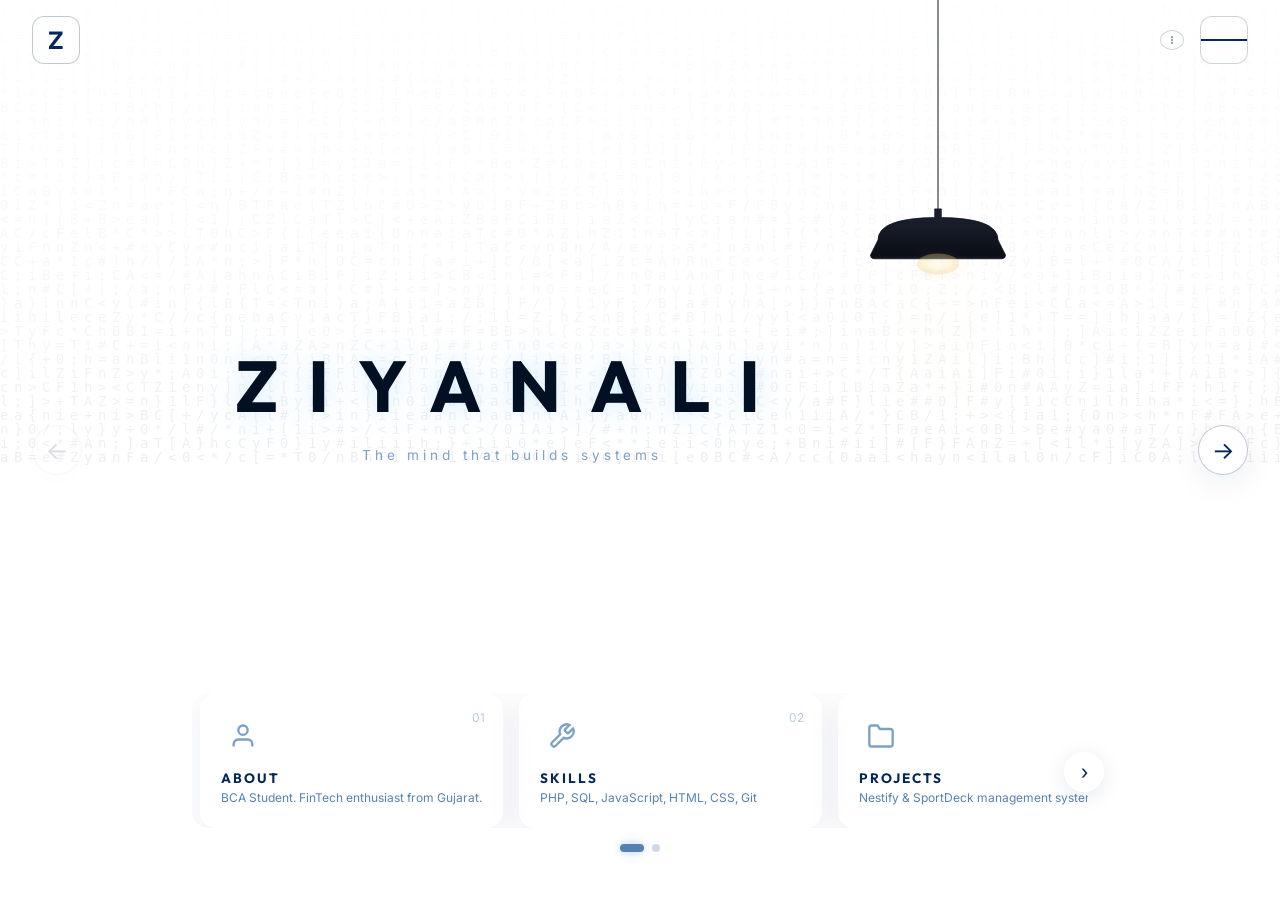
<file: index.html>
<!DOCTYPE html>
<html lang="en" data-theme="dark">
<head>
  <meta charset="UTF-8">
  <meta name="viewport" content="width=device-width, initial-scale=1.0">
  <title>Ziyanali Saiyed — FinTech & IT Professional Portfolio</title>
  <meta name="description" content="Explore Ziyanali Saiyed's professional engineering portfolio. BCA student focusing on financial technology, databases, and IT systems.">
  
  <!-- Preconnect Google Fonts for Typography -->
  <link rel="preconnect" href="https://fonts.googleapis.com">
  <link rel="preconnect" href="https://fonts.gstatic.com" crossorigin>
  <link href="https://fonts.googleapis.com/css2?family=Inter:wght@400;500;600;700&family=Outfit:wght@400;500;700;800&display=swap" rel="stylesheet">

  <!-- Unified Stylesheet -->
  <link rel="stylesheet" href="css/main.css">
</head>
<body>

  <canvas id="code-rain"></canvas>

  <!-- Fixed Header -->
  <header class="fixed-header">
    <!-- Logo (Left) -->
    <div class="header-logo">
      <div class="logo-box">Z</div>
    </div>

    <!-- Right Controls -->
    <div class="header-controls">
      <!-- Three Dots Menu (Settings/Theme) -->
      <button class="icon-btn three-dots-btn" aria-label="Settings">
        <svg viewBox="0 0 24 24" width="24" height="24" stroke="currentColor" stroke-width="2" fill="none">
          <circle cx="12" cy="5" r="1"></circle>
          <circle cx="12" cy="12" r="1"></circle>
          <circle cx="12" cy="19" r="1"></circle>
        </svg>
      </button>

      <!-- Hamburger Menu (Navigation) -->
      <button class="icon-btn hamburger-btn" aria-label="Open Menu">
        <span class="hamburger-line"></span>
        <span class="hamburger-line"></span>
        <span class="hamburger-line"></span>
      </button>
    </div>
  </header>

  <!-- Left Slide-Out Navigation Menu -->
  <div class="slide-out-menu" id="slideOutMenu">
    <nav class="slide-nav-links">
      
      <a href="#" class="slide-link" data-slide="0">
        <svg viewBox="0 0 24 24" width="32" height="32" stroke="currentColor" stroke-width="1.5" fill="none" stroke-linecap="round" stroke-linejoin="round"><path d="M3 9l9-7 9 7v11a2 2 0 0 1-2 2H5a2 2 0 0 1-2-2z"></path><polyline points="9 22 9 12 15 12 15 22"></polyline></svg>
        <span class="link-text">HOME</span>
      </a>

      <a href="#" class="slide-link" data-slide="1">
        <svg viewBox="0 0 24 24" width="32" height="32" stroke="currentColor" stroke-width="1.5" fill="none" stroke-linecap="round" stroke-linejoin="round"><path d="M20 21v-2a4 4 0 0 0-4-4H8a4 4 0 0 0-4 4v2"></path><circle cx="12" cy="7" r="4"></circle></svg>
        <span class="link-text">ABOUT</span>
      </a>

      <a href="#" class="slide-link" data-slide="2">
        <svg viewBox="0 0 24 24" width="32" height="32" stroke="currentColor" stroke-width="1.5" fill="none" stroke-linecap="round" stroke-linejoin="round"><path d="M14.7 6.3a1 1 0 0 0 0 1.4l1.6 1.6a1 1 0 0 0 1.4 0l3.77-3.77a6 6 0 0 1-7.94 7.94l-6.91 6.91a2.12 2.12 0 0 1-3-3l6.91-6.91a6 6 0 0 1 7.94-7.94l-3.76 3.76z"></path></svg>
        <span class="link-text">SKILLS</span>
      </a>

      <a href="#" class="slide-link" data-slide="3">
        <svg viewBox="0 0 24 24" width="32" height="32" stroke="currentColor" stroke-width="1.5" fill="none" stroke-linecap="round" stroke-linejoin="round"><path d="M22 19a2 2 0 0 1-2 2H4a2 2 0 0 1-2-2V5a2 2 0 0 1 2-2h5l2 3h9a2 2 0 0 1 2 2z"></path></svg>
        <span class="link-text">PROJECTS</span>
      </a>

      <a href="#" class="slide-link" data-slide="4">
        <svg viewBox="0 0 24 24" width="32" height="32" stroke="currentColor" stroke-width="1.5" fill="none" stroke-linecap="round" stroke-linejoin="round"><circle cx="12" cy="12" r="10"></circle><path d="M9.09 9a3 3 0 0 1 5.83 1c0 2-3 3-3 3"></path><line x1="12" y1="17" x2="12.01" y2="17"></line></svg>
        <span class="link-text">PHILOSOPHY</span>
      </a>

      <a href="#" class="slide-link" data-slide="5">
        <svg viewBox="0 0 24 24" width="32" height="32" stroke="currentColor" stroke-width="1.5" fill="none" stroke-linecap="round" stroke-linejoin="round"><path d="M22 10v6M2 10l10-5 10 5-10 5z"></path><path d="M6 12v5c3 3 9 3 12 0v-5"></path></svg>
        <span class="link-text">EDUCATION</span>
      </a>

      <a href="#" class="slide-link" data-slide="6">
        <svg viewBox="0 0 24 24" width="32" height="32" stroke="currentColor" stroke-width="1.5" fill="none" stroke-linecap="round" stroke-linejoin="round"><path d="M10 13a5 5 0 0 0 7.54.54l3-3a5 5 0 0 0-7.07-7.07l-1.72 1.71"></path><path d="M14 11a5 5 0 0 0-7.54-.54l-3 3a5 5 0 0 0 7.07 7.07l1.71-1.71"></path></svg>
        <span class="link-text">BRIDGE</span>
      </a>

    </nav>
  </div>

  <!-- Overlay to close menu when clicking outside -->
  <div class="menu-overlay" id="menuOverlay"></div>

  <!-- Sliding Carousel Container -->
  <div class="slider-container">
    <button class="slide-arrow slide-arrow-left" aria-label="Previous section">←</button>
    <button class="slide-arrow slide-arrow-right" aria-label="Next section">→</button>
    
    <div class="slider-track">
      <!-- Slide 0: Home / Lamp Dashboard -->
      <section id="slide-0" class="slide active">
        <div class="lamp-dashboard">
          <div class="lamp-container" id="interactive-lamp" role="button" tabindex="0" aria-label="Toggle theme">
            <svg class="hanging-lamp" viewBox="0 0 400 900" xmlns="http://www.w3.org/2000/svg" preserveAspectRatio="xMidYMid meet">
              <defs>
                <!-- Warm bulb glow gradient -->
                <radialGradient id="bulbGlow" cx="50%" cy="50%" r="50%">
                  <stop offset="0%" stop-color="#FFF4D6" stop-opacity="1"/>
                  <stop offset="40%" stop-color="#FFD88A" stop-opacity="0.8"/>
                  <stop offset="100%" stop-color="#FFB347" stop-opacity="0"/>
                </radialGradient>
                
                <!-- Light cone gradient -->
                <linearGradient id="lightCone" x1="0%" y1="0%" x2="0%" y2="100%">
                  <stop offset="0%" stop-color="#FFD88A" stop-opacity="0.35"/>
                  <stop offset="50%" stop-color="#FFD88A" stop-opacity="0.1"/>
                  <stop offset="100%" stop-color="#FFD88A" stop-opacity="0"/>
                </linearGradient>
                
                <!-- Shade gradient (matte dark) -->
                <linearGradient id="shadeGrad" x1="0%" y1="0%" x2="0%" y2="100%">
                  <stop offset="0%" stop-color="#1a1f2e"/>
                  <stop offset="100%" stop-color="#0a0d14"/>
                </linearGradient>
                
                <!-- Bulb radial -->
                <radialGradient id="bulbRadial" cx="50%" cy="40%" r="50%">
                  <stop offset="0%" stop-color="#FFFBE6"/>
                  <stop offset="60%" stop-color="#FFE9A8"/>
                  <stop offset="100%" stop-color="#E8C97A"/>
                </radialGradient>
              </defs>

              <!-- Wire (thin, from top) -->
              <path d="M200 0 L200 290" stroke="#2a2f3e" stroke-width="1.5"/>
              
              <!-- Small connector at shade top -->
              <rect x="195" y="278" width="10" height="12" fill="#1a1f2e" rx="1"/>
              
              <!-- Dome shade (matte dark, bowl shape) -->
              <path d="M 120 320 Q 120 290 200 290 Q 280 290 280 320 L 290 340 Q 290 345 285 345 L 115 345 Q 110 345 110 340 Z" 
                    fill="url(#shadeGrad)" 
                    stroke="#0a0d14" 
                    stroke-width="1"/>
              
              <!-- Shade rim highlight -->
              <path d="M 115 343 L 285 343" stroke="#2a2f3e" stroke-width="1" opacity="0.6"/>
              
              <!-- Bulb (visible underneath shade) -->
              <ellipse cx="200" cy="352" rx="28" ry="14" fill="url(#bulbRadial)" class="lamp-bulb"/>
              
              <!-- Bulb glow aura -->
              <ellipse cx="200" cy="355" rx="45" ry="22" fill="url(#bulbGlow)" class="lamp-bulb-glow"/>
              
              <!-- Light cone (casts downward) -->
              <path d="M 155 365 L 245 365 L 320 900 L 80 900 Z" 
                    fill="url(#lightCone)" 
                    class="lamp-light-cone"/>
            </svg>
          </div>

          <!-- Title ONLY (no bio paragraph) -->
          <div class="lamp-hero-content">
            <h1 class="lamp-title">ZIYANALI</h1>
            <p class="lamp-tagline">The mind that builds systems</p>
          </div>

          <!-- 6 Cue Cards Grid (Bottom Carousel) -->
          <div class="carousel-section">
            <div class="carousel-wrapper">
              <div class="carousel-track" id="carouselTrack">
                <!-- Slide 1: Cards 01-03 -->
                <div class="carousel-slide active" data-slide="0">
                  <div class="cue-card" data-slide="1" role="button" tabindex="0">
                    <div class="cue-card-icon">
                      <svg viewBox="0 0 24 24" width="28" height="28" stroke="currentColor" stroke-width="2" fill="none">
                        <path d="M20 21v-2a4 4 0 0 0-4-4H8a4 4 0 0 0-4 4v2"></path>
                        <circle cx="12" cy="7" r="4"></circle>
                      </svg>
                    </div>
                    <span class="cue-number">01</span>
                    <div class="cue-content">
                      <h3>ABOUT</h3>
                      <p>BCA Student. FinTech enthusiast from Gujarat.</p>
                    </div>
                  </div>
                  
                  <div class="cue-card" data-slide="2" role="button" tabindex="0">
                    <div class="cue-card-icon">
                      <svg viewBox="0 0 24 24" width="28" height="28" stroke="currentColor" stroke-width="2" fill="none">
                        <path d="M14.7 6.3a1 1 0 0 0 0 1.4l1.6 1.6a1 1 0 0 0 1.4 0l3.77-3.77a6 6 0 0 1-7.94 7.94l-6.91 6.91a2.12 2.12 0 0 1-3-3l6.91-6.91a6 6 0 0 1 7.94-7.94l-3.76 3.76z"></path>
                      </svg>
                    </div>
                    <span class="cue-number">02</span>
                    <div class="cue-content">
                      <h3>SKILLS</h3>
                      <p>PHP, SQL, JavaScript, HTML, CSS, Git</p>
                    </div>
                  </div>
                  
                  <div class="cue-card" data-slide="3" role="button" tabindex="0">
                    <div class="cue-card-icon">
                      <svg viewBox="0 0 24 24" width="28" height="28" stroke="currentColor" stroke-width="2" fill="none">
                        <path d="M22 19a2 2 0 0 1-2 2H4a2 2 0 0 1-2-2V5a2 2 0 0 1 2-2h5l2 3h9a2 2 0 0 1 2 2z"></path>
                      </svg>
                    </div>
                    <span class="cue-number">03</span>
                    <div class="cue-content">
                      <h3>PROJECTS</h3>
                      <p>Nestify & SportDeck management systems</p>
                    </div>
                  </div>
                </div>
                
                <!-- Slide 2: Cards 04-06 -->
                <div class="carousel-slide" data-slide="1">
                  <div class="cue-card" data-slide="4" role="button" tabindex="0">
                    <div class="cue-card-icon">
                      <svg viewBox="0 0 24 24" width="28" height="28" stroke="currentColor" stroke-width="2" fill="none">
                        <circle cx="12" cy="12" r="10"></circle>
                        <path d="M9.09 9a3 3 0 0 1 5.83 1c0 2-3 3-3 3"></path>
                        <line x1="12" y1="17" x2="12.01" y2="17"></line>
                      </svg>
                    </div>
                    <span class="cue-number">04</span>
                    <div class="cue-content">
                      <h3>PHILOSOPHY</h3>
                      <p>Accuracy, reliability, system thinking</p>
                    </div>
                  </div>
                  
                  <div class="cue-card" data-slide="5" role="button" tabindex="0">
                    <div class="cue-card-icon">
                      <svg viewBox="0 0 24 24" width="28" height="28" stroke="currentColor" stroke-width="2" fill="none">
                        <path d="M22 10v6M2 10l10-5 10 5-10 5z"></path>
                        <path d="M6 12v5c3 3 9 3 12 0v-5"></path>
                      </svg>
                    </div>
                    <span class="cue-number">05</span>
                    <div class="cue-content">
                      <h3>EDUCATION</h3>
                      <p>Bachelor of Computer Applications (BCA)</p>
                    </div>
                  </div>
                  
                  <div class="cue-card" data-slide="6" role="button" tabindex="0">
                    <div class="cue-card-icon">
                      <svg viewBox="0 0 24 24" width="28" height="28" stroke="currentColor" stroke-width="2" fill="none" stroke-linecap="round" stroke-linejoin="round">
                        <path d="M10 13a5 5 0 0 0 7.54.54l3-3a5 5 0 0 0-7.07-7.07l-1.72 1.71"></path>
                        <path d="M14 11a5 5 0 0 0-7.54-.54l-3 3a5 5 0 0 0 7.07 7.07l1.71-1.71"></path>
                      </svg>
                    </div>
                    <span class="cue-number">06</span>
                    <div class="cue-content">
                      <h3>BRIDGE</h3>
                      <p>LinkedIn, GitHub, X - Let's connect</p>
                    </div>
                  </div>
                </div>
              </div>
            </div>
            
            <!-- Navigation Dots -->
            <div class="carousel-dots">
              <button class="dot active" data-index="0" aria-label="Slide 1"></button>
              <button class="dot" data-index="1" aria-label="Slide 2"></button>
            </div>

            <button class="carousel-arrow carousel-prev" aria-label="Previous cards">‹</button>
            <button class="carousel-arrow carousel-next" aria-label="Next cards">›</button>
          </div>
        </div>
      </section>

      <!-- Slide 1: About Me Page -->
      <section id="slide-1" class="slide">
        <div class="glass-card">
          <div class="page-header">
            <span class="page-number">01</span>
            <h1>About Me</h1>
          </div>
          
          <div class="about-layout">
            <div class="about-text">
              <p class="lead">I am a BCA student with a strong interest in IT systems, financial technology, and data-driven environments.</p>
              
              <p>I like understanding how real-world platforms manage transactions, organize information, and generate reliable outputs. Through academic work and self-learning, I am developing structured problem-solving skills and deeper awareness of how technology supports financial and operational processes.</p>
              
              <p>I am particularly curious about market infrastructure, trading ecosystems, and institutions where accuracy, reliability, and system thinking are critical.</p>
              
              <p>I am currently seeking opportunities that allow me to grow, contribute, and continuously strengthen my technical and analytical foundation.</p>
            </div>
            
            <div class="about-sidebar">
              <div class="about-avatar">
                <span class="avatar-letter">Z</span>
              </div>
              
              <div class="about-info">
                <div class="info-item">
                  <span class="info-icon">📍</span>
                  <span>Gujarat, India</span>
                </div>
                <div class="info-item">
                  <span class="info-icon">🎓</span>
                  <span>BCA Student</span>
                </div>
                <div class="info-item">
                  <span class="info-icon">💼</span>
                  <span>Aspiring FinTech Professional</span>
                </div>
                <div class="info-item">
                  <span class="info-icon"></span>
                  <span>Available For Opportunities</span>
                </div>
              </div>
            </div>
          </div>
        </div>
      </section>

      <!-- Slide 2: Skills Page -->
      <section id="slide-2" class="slide">
        <div class="glass-card">
          <div class="page-header">
            <span class="page-number">02</span>
            <h1>Core Skills</h1>
          </div>
          
          <div style="display: flex; flex-direction: column; gap: 2rem;">
            <!-- Programming Category -->
            <div>
              <h4 style="font-family: var(--font-heading); color: var(--accent); margin-bottom: 1rem; font-size: 1.2rem; display: flex; align-items: center; gap: 0.5rem;">
                <span>💻</span> Programming & Version Control
              </h4>
              <div style="display: flex; flex-wrap: wrap; gap: 0.75rem;">
                <span class="status-pill badge-bronze">⚡ PHP</span>
                <span class="status-pill badge-navy">⚡ JavaScript</span>
                <span class="status-pill badge-ice-blue">⚡ HTML5</span>
                <span class="status-pill badge-cream">⚡ CSS3</span>
                <span class="status-pill badge-navy">✓ Git & Version Control</span>
              </div>
            </div>

            <!-- Database Category -->
            <div>
              <h4 style="font-family: var(--font-heading); color: var(--accent); margin-bottom: 1rem; font-size: 1.2rem; display: flex; align-items: center; gap: 0.5rem;">
                <span>🗄️</span> Databases & Querying
              </h4>
              <div style="display: flex; flex-wrap: wrap; gap: 0.75rem;">
                <span class="status-pill badge-ice-blue">✓ SQL</span>
                <span class="status-pill badge-navy">✓ MySQL</span>
                <span class="status-pill badge-bronze">✓ DBMS Design</span>
              </div>
            </div>

            <!-- Analysis Category -->
            <div>
              <h4 style="font-family: var(--font-heading); color: var(--accent); margin-bottom: 1rem; font-size: 1.2rem; display: flex; align-items: center; gap: 0.5rem;">
                <span>📊</span> Analysis & System Thinking
              </h4>
              <div style="display: flex; flex-wrap: wrap; gap: 0.75rem;">
                <span class="status-pill badge-bronze">📊 Data Analysis</span>
                <span class="status-pill badge-navy">📊 Analytical Skills</span>
                <span class="status-pill badge-cream">🧠 Problem Solving</span>
                <span class="status-pill badge-ice-blue">📈 Financial Markets</span>
              </div>
            </div>
          </div>
        </div>
      </section>

      <!-- Slide 3: Projects Page -->
      <section id="slide-3" class="slide">
        <div class="glass-card">
          <div class="page-header">
            <span class="page-number">03</span>
            <h1>Projects</h1>
          </div>
          
          <div style="display: flex; flex-direction: column; gap: 2rem;">
            <!-- Project 1 -->
            <div style="padding: 1.5rem; background: rgba(255, 255, 255, 0.02); border: 1px solid var(--glass-border); border-radius: 16px;">
              <div style="display: flex; justify-content: space-between; align-items: flex-start; flex-wrap: wrap; gap: 0.5rem; margin-bottom: 0.75rem;">
                <h4 style="font-family: var(--font-heading); font-size: 1.25rem; color: var(--text-primary); margin: 0;">Nestify — Hostel Management System</h4>
                <span class="status-pill badge-cream">✓ Completed</span>
              </div>
              <p style="color: var(--text-muted); line-height: 1.6; margin-bottom: 1rem;">
                A comprehensive database system developed to manage room allocation, user authorization levels, billing structures, and student directories. Engineered to maintain transactional accuracy and referential integrity across large datasets.
              </p>
              <div style="display: flex; flex-wrap: wrap; gap: 0.5rem;">
                <span class="status-pill badge-bronze" style="padding: 0.35rem 0.75rem; font-size: 0.75rem;">PHP</span>
                <span class="status-pill badge-navy" style="padding: 0.35rem 0.75rem; font-size: 0.75rem;">MySQL</span>
                <span class="status-pill badge-ice-blue" style="padding: 0.35rem 0.75rem; font-size: 0.75rem;">SQL Schemas</span>
              </div>
            </div>

            <!-- Project 2 -->
            <div style="padding: 1.5rem; background: rgba(255, 255, 255, 0.02); border: 1px solid var(--glass-border); border-radius: 16px;">
              <div style="display: flex; justify-content: space-between; align-items: flex-start; flex-wrap: wrap; gap: 0.5rem; margin-bottom: 0.75rem;">
                <h4 style="font-family: var(--font-heading); font-size: 1.25rem; color: var(--text-primary); margin: 0;">SportDeck — Tournament Management System</h4>
                <span class="status-pill badge-ice-blue">⚡ Active</span>
              </div>
              <p style="color: var(--text-muted); line-height: 1.6; margin-bottom: 1rem;">
                An interactive platform for managing sports tournaments, scheduling matches, updating points tables, and generating dynamic brackets. Leverages structured algorithms to automatically update standings when results are committed.
              </p>
              <div style="display: flex; flex-wrap: wrap; gap: 0.5rem;">
                <span class="status-pill badge-navy" style="padding: 0.35rem 0.75rem; font-size: 0.75rem;">JavaScript</span>
                <span class="status-pill badge-bronze" style="padding: 0.35rem 0.75rem; font-size: 0.75rem;">HTML5</span>
                <span class="status-pill badge-cream" style="padding: 0.35rem 0.75rem; font-size: 0.75rem;">CSS Grid</span>
              </div>
            </div>
          </div>
        </div>
      </section>

      <!-- Slide 4: Philosophy Page -->
      <section id="slide-4" class="slide">
        <div class="glass-card">
          <div class="page-header">
            <span class="page-number">04</span>
            <h1>Philosophy</h1>
          </div>
          
          <div style="display: flex; flex-direction: column; gap: 1.5rem;">
            <!-- Principle 1 -->
            <div style="display: flex; gap: 1rem; align-items: flex-start; padding: 1rem; border-left: 3px solid var(--color-medium-blue); background: rgba(255, 255, 255, 0.01);">
              <div style="font-size: 1.5rem;">🎯</div>
              <div>
                <h5 style="font-family: var(--font-heading); font-size: 1.1rem; color: var(--text-primary); margin-bottom: 0.25rem;">Accuracy & Reliability</h5>
                <p style="color: var(--text-muted); font-style: italic;">
                  "Accuracy and reliability are the backbone of any financial or operational system."
                </p>
              </div>
            </div>

            <!-- Principle 2 -->
            <div style="display: flex; gap: 1rem; align-items: flex-start; padding: 1rem; border-left: 3px solid var(--color-light-blue); background: rgba(255, 255, 255, 0.01);">
              <div style="font-size: 1.5rem;">🧠</div>
              <div>
                <h5 style="font-family: var(--font-heading); font-size: 1.1rem; color: var(--text-primary); margin-bottom: 0.25rem;">Structured Over Speed</h5>
                <p style="color: var(--text-muted); font-style: italic;">
                  "Structured problem-solving beats raw coding speed."
                </p>
              </div>
            </div>

            <!-- Principle 3 -->
            <div style="display: flex; gap: 1rem; align-items: flex-start; padding: 1rem; border-left: 3px solid var(--color-medium-blue); background: rgba(255, 255, 255, 0.01);">
              <div style="font-size: 1.5rem;">📈</div>
              <div>
                <h5 style="font-family: var(--font-heading); font-size: 1.1rem; color: var(--text-primary); margin-bottom: 0.25rem;">Continuous Adaptability</h5>
                <p style="color: var(--text-muted); font-style: italic;">
                  "Continuous learning is the only way to keep up with evolving market infrastructure."
                </p>
              </div>
            </div>
          </div>
        </div>
      </section>

      <!-- Slide 5: Education Page -->
      <section id="slide-5" class="slide">
        <div class="glass-card">
          <div class="page-header">
            <span class="page-number">05</span>
            <h1>Education</h1>
          </div>
          
          <div style="display: flex; flex-direction: column; gap: 1.5rem;">
            <!-- Program 1 -->
            <div style="position: relative; padding-left: 2rem; border-left: 2px dashed var(--glass-border);">
              <div style="position: absolute; left: -9px; top: 0; width: 16px; height: 16px; border-radius: 50%; background: var(--color-medium-blue); border: 3px solid var(--bg-primary);"></div>
              <div style="display: flex; justify-content: space-between; align-items: flex-start; flex-wrap: wrap; gap: 0.5rem; margin-bottom: 0.5rem;">
                <h4 style="font-family: var(--font-heading); font-size: 1.2rem; color: var(--text-primary); margin: 0;">Bachelor of Computer Applications (BCA)</h4>
                <span class="status-pill badge-cream" style="font-size: 0.75rem; padding: 0.25rem 0.6rem;">Pursuing</span>
              </div>
              <p style="color: var(--text-muted); font-size: 0.95rem; line-height: 1.6; margin-bottom: 0.75rem;">
                Focusing on computer science fundamentals, data structure algorithms, database management architectures, and web software engineering.
              </p>
              <div style="display: flex; flex-wrap: wrap; gap: 0.5rem;">
                <span class="status-pill badge-ice-blue" style="font-size: 0.75rem; padding: 0.25rem 0.5rem;">DBMS Architectures</span>
                <span class="status-pill badge-navy" style="font-size: 0.75rem; padding: 0.25rem 0.5rem;">Algorithms</span>
                <span class="status-pill badge-bronze" style="font-size: 0.75rem; padding: 0.25rem 0.5rem;">Systems Analysis</span>
              </div>
            </div>

            <!-- Secondary Study / General IT Focus -->
            <div style="position: relative; padding-left: 2rem; border-left: 2px dashed var(--glass-border); opacity: 0.8;">
              <div style="position: absolute; left: -9px; top: 0; width: 16px; height: 16px; border-radius: 50%; background: var(--color-deep-navy); border: 3px solid var(--bg-primary);"></div>
              <div style="display: flex; justify-content: space-between; align-items: flex-start; flex-wrap: wrap; gap: 0.5rem; margin-bottom: 0.5rem;">
                <h4 style="font-family: var(--font-heading); font-size: 1.1rem; color: var(--text-primary); margin: 0;">IT & FinTech Infrastructure Focus</h4>
                <span class="status-pill badge-ice-blue" style="font-size: 0.75rem; padding: 0.25rem 0.6rem;">Self-Guided</span>
              </div>
              <p style="color: var(--text-muted); font-size: 0.9rem; line-height: 1.5;">
                Continuous self-learning in market infrastructure protocols, relational query optimization, distributed databases, and transaction lifecycle structures.
              </p>
            </div>
          </div>
        </div>
      </section>

      <!-- Slide 6: Bridge Page -->
      <section id="slide-6" class="slide">
        <div class="glass-card">
          <div class="page-header">
            <span class="page-number">06</span>
            <h1>BRIDGE</h1>
          </div>
          
          <div class="bridge-button-group">
            <a href="https://www.linkedin.com/in/ziyanalisaiyed" target="_blank" rel="noopener noreferrer" class="bridge-pill-btn">
              <svg viewBox="0 0 24 24" width="20" height="20" stroke="currentColor" stroke-width="2" fill="none" stroke-linecap="round" stroke-linejoin="round">
                <path d="M16 8a6 6 0 0 1 6 6v7h-4v-7a2 2 0 0 0-2-2 2 2 0 0 0-2 2v7h-4v-7a6 6 0 0 1 6-6z"></path>
                <rect x="2" y="9" width="4" height="12"></rect>
                <circle cx="4" cy="4" r="2"></circle>
              </svg>
              <span>LinkedIn</span>
            </a>
            
            <a href="https://github.com/iamziyan" target="_blank" rel="noopener noreferrer" class="bridge-pill-btn">
              <svg viewBox="0 0 24 24" width="20" height="20" stroke="currentColor" stroke-width="2" fill="none" stroke-linecap="round" stroke-linejoin="round">
                <path d="M9 19c-5 1.5-5-2.5-7-3m14 6v-3.87a3.37 3.37 0 0 0-.94-2.61c3.14-.35 6.44-1.54 6.44-7A5.44 5.44 0 0 0 20 4.77 5.07 5.07 0 0 0 19.91 1S18.73.65 16 2.48a13.38 13.38 0 0 0-7 0C6.27.65 5.09 1 5.09 1A5.07 5.07 0 0 0 5 4.77a5.44 5.44 0 0 0-1.5 3.78c0 5.42 3.3 6.61 6.44 7A3.37 3.37 0 0 0 9 18.13V22"></path>
              </svg>
              <span>GitHub</span>
            </a>
            
            <a href="https://x.com/_iamziyan" target="_blank" rel="noopener noreferrer" class="bridge-pill-btn">
              <svg viewBox="0 0 24 24" width="20" height="20" fill="currentColor" style="display: inline-block; vertical-align: middle;">
                <path d="M18.244 2.25h3.308l-7.227 8.26 8.502 11.24H16.17l-5.214-6.817L4.99 21.75H1.68l7.73-8.835L1.254 2.25H8.08l4.713 6.231zm-1.161 17.52h1.833L7.084 4.126H5.117z"></path>
              </svg>
              <span>X</span>
            </a>
          </div>
        </div>
      </section>
    </div>
  </div>

  <!-- Unified Script -->
  <script src="js/main.js" defer></script>
</body>
</html>
</file>
<file: css/main.css>
/* ==========================================
   FinTech Portfolio: Global Styles
   - Monochromatic Blue Gradient Theme
   - Continuous shifting background animation
   - Smooth viewport control & custom scrollbars
   - Modern typography rules
   ========================================== */

:root {
  color-scheme: light dark;

  /* Monochromatic Blue Gradient Palette (EXACT HEX CODES) */
  --color-darkest-navy: #021024;
  --color-deep-navy: #052659;
  --color-medium-blue: #5483B3;
  --color-light-blue: #7DA0CA;
  --color-very-light-blue: #C1E8FF;

  /* Theme Transitions */
  --transition-smooth: 0.4s cubic-bezier(0.16, 1, 0.3, 1);
  --transition-bounce: 0.5s cubic-bezier(0.34, 1.56, 0.64, 1);

  /* Typography Scale */
  --font-heading: 'Outfit', system-ui, -apple-system, sans-serif;
  --font-body: 'Inter', system-ui, -apple-system, sans-serif;
  --text-h1: clamp(2.5rem, 1.5rem + 4vw, 4.5rem);
  --text-h2: clamp(1.8rem, 1.2rem + 3vw, 3rem);
  --text-h3: clamp(1.3rem, 1rem + 1.5vw, 2rem);
  --text-body: clamp(0.95rem, 0.85rem + 0.3vw, 1.15rem);
  --text-small: clamp(0.75rem, 0.7rem + 0.15vw, 0.85rem);
}

/* Dark Mode Variables (Default) */
html[data-theme="dark"],
html:not([data-theme="light"]) {
  --bg-primary: var(--color-darkest-navy);
  --text-primary: var(--color-very-light-blue);
  --text-muted: rgba(193, 232, 255, 0.7);
  --accent: var(--color-medium-blue);
  --card-bg: rgba(5, 38, 89, 0.6);
  --glass-bg: rgba(5, 38, 89, 0.6);
  --glass-border: rgba(84, 131, 179, 0.3);
  --glass-inner-glow: rgba(193, 232, 255, 0.1);
  --glass-shadow: rgba(2, 16, 36, 0.5);

  --scrollbar-track: rgba(2, 16, 36, 0.1);
  --scrollbar-thumb: var(--color-medium-blue);
  --scrollbar-thumb-hover: var(--color-light-blue);
  
  --bg-gradient: linear-gradient(135deg, #021024 0%, #052659 50%, #021024 100%);
}

/* Light Mode Variables */
html[data-theme="light"] {
  --bg-primary: var(--color-very-light-blue);
  --text-primary: var(--color-deep-navy);
  --text-muted: rgba(5, 38, 89, 0.85); /* Increased for readability */
  --accent: var(--color-medium-blue);
  --card-bg: rgba(255, 255, 255, 0.7); /* Opacity increased to 0.7 */
  --glass-bg: rgba(255, 255, 255, 0.7); /* Opacity increased to 0.7 */
  --glass-border: rgba(5, 38, 89, 0.2); /* 1px solid rgba(5, 38, 89, 0.2) */
  --glass-inner-glow: rgba(255, 255, 255, 0.8); /* inset 0 1px 0 rgba(255, 255, 255, 0.8) */
  --glass-shadow: rgba(5, 38, 89, 0.15);

  --scrollbar-track: rgba(5, 38, 89, 0.05); /* Track background in light mode */
  --scrollbar-thumb: var(--color-medium-blue); /* #5483B3 */
  --scrollbar-thumb-hover: var(--color-light-blue);

  --bg-gradient: linear-gradient(135deg, #C1E8FF 0%, #FFFFFF 100%);
}

/* Base Resets */
*, *::before, *::after {
  box-sizing: border-box;
}

html, body {
  height: 100vh;
  overflow: hidden; /* Prevents scrolling on the main page */
  margin: 0;
  padding: 0;
}

html {
  scroll-behavior: smooth;
}

body {
  color: var(--text-primary);
  font-family: var(--font-body);
  -webkit-font-smoothing: antialiased;
  -moz-osx-font-smoothing: grayscale;
  transition: background var(--transition-smooth), color var(--transition-smooth);
}

[data-theme="dark"] body {
  background-color: #000000 !important;
}

[data-theme="light"] body {
  background-color: #FFFFFF !important;
}

/* Custom Scrollbars (Webkit) */
::-webkit-scrollbar {
  width: 6px;
  height: 6px;
}

::-webkit-scrollbar-track {
  background: var(--scrollbar-track);
}

::-webkit-scrollbar-thumb {
  background: var(--scrollbar-thumb);
  border-radius: 10px;
}

::-webkit-scrollbar-thumb:hover {
  background: var(--scrollbar-thumb-hover);
}

/* Custom Scrollbars (Firefox) */
* {
  scrollbar-width: thin;
  scrollbar-color: var(--scrollbar-thumb) var(--scrollbar-track);
}

/* Typography styles */
h1, h2, h3, h4, h5, h6 {
  font-family: var(--font-heading);
  font-weight: 700;
  margin: 0;
  line-height: 1.2;
  color: var(--text-primary);
}

html[data-theme="light"] h1,
html[data-theme="light"] h2,
html[data-theme="light"] h3,
html[data-theme="light"] h4,
html[data-theme="light"] h5,
html[data-theme="light"] h6 {
  color: #021024 !important;
}

p {
  margin: 0;
  line-height: 1.6;
}

a {
  color: var(--accent);
  text-decoration: none;
  transition: color 0.2s;
}

html[data-theme="light"] a {
  color: #052659 !important;
  text-decoration: underline !important;
  text-decoration-color: #5483B3 !important;
  text-decoration-thickness: 1.5px !important;
  text-underline-offset: 3px !important;
}

a:hover {
  color: var(--text-primary);
}

html[data-theme="light"] a:hover {
  color: #5483B3 !important;
  text-decoration-color: #052659 !important;
}

button {
  font-family: inherit;
  font-size: inherit;
  color: inherit;
  background: none;
  border: none;
  padding: 0;
  cursor: pointer;
  outline: none;
}

/* Utility classes */
.sr-only {
  position: absolute;
  width: 1px;
  height: 1px;
  padding: 0;
  margin: -1px;
  overflow: hidden;
  clip: rect(0, 0, 0, 0);
  border: 0;
}



/* Mobile Scrolling Exception */
@media (max-width: 768px) {
  html, body {
    height: auto;
    overflow-y: auto;
  }
}
/* ==========================================
   FinTech Portfolio: Glassmorphism & Badge Systems
   - Core Liquid Glass specifications
   - Glassmorphic status badges/pills with gradient overlays
   ========================================== */

/* Core Liquid Glass Card and Layout Panels */
.liquid-glass {
  backdrop-filter: blur(20px) saturate(180%);
  -webkit-backdrop-filter: blur(20px) saturate(180%);
  background: var(--glass-bg);
  border: 1px solid var(--glass-border);
  box-shadow: 
    inset 0 1px 0 var(--glass-inner-glow),
    0 8px 32px 0 var(--glass-shadow);
  border-radius: 24px;
  box-sizing: border-box;
  transition: background var(--transition-smooth), border var(--transition-smooth), box-shadow var(--transition-smooth);
}

/* Status Badges / Pills */
.status-pill {
  display: inline-flex;
  align-items: center;
  gap: 0.5rem;
  padding: 0.5rem 1rem;
  border-radius: 99px;
  font-family: var(--font-heading);
  font-size: var(--text-small);
  font-weight: 600;
  backdrop-filter: blur(12px);
  -webkit-backdrop-filter: blur(12px);
  border: 1px solid rgba(255, 255, 255, 0.15);
  box-shadow: 0 4px 12px rgba(0, 0, 0, 0.1);
  color: var(--text-primary);
  line-height: 1;
  text-transform: capitalize;
  white-space: nowrap;
}

/* Status Badge Gradients (Derived from the Monochromatic Blue Palette) */
.badge-bronze,
.badge-active {
  background: linear-gradient(135deg, rgba(84, 131, 179, 0.2) 0%, rgba(125, 160, 202, 0.1) 100%);
  border-color: rgba(84, 131, 179, 0.4);
  box-shadow: 0 0 10px rgba(84, 131, 179, 0.15);
  color: var(--color-very-light-blue);
}

.badge-navy,
.badge-neutral {
  background: linear-gradient(135deg, rgba(5, 38, 89, 0.25) 0%, rgba(84, 131, 179, 0.1) 100%);
  border-color: rgba(5, 38, 89, 0.4);
  box-shadow: 0 0 10px rgba(5, 38, 89, 0.15);
  color: var(--color-very-light-blue);
}

.badge-cream,
.badge-success {
  background: linear-gradient(135deg, rgba(193, 232, 255, 0.15) 0%, rgba(255, 255, 255, 0.05) 100%);
  border-color: rgba(193, 232, 255, 0.4);
  box-shadow: 0 0 10px rgba(193, 232, 255, 0.15);
  color: var(--color-medium-blue);
}

.badge-ice-blue {
  background: linear-gradient(135deg, rgba(125, 160, 202, 0.2) 0%, rgba(5, 38, 89, 0.1) 100%);
  border-color: rgba(125, 160, 202, 0.4);
  box-shadow: 0 0 10px rgba(125, 160, 202, 0.15);
  color: var(--color-very-light-blue);
}
/* Light Mode Overrides for Status Badges */
html[data-theme="light"] .badge-bronze,
html[data-theme="light"] .badge-active {
  background: rgba(84, 131, 179, 0.15) !important;
  border-color: #5483B3 !important;
  color: #052659 !important;
  box-shadow: none !important;
}

html[data-theme="light"] .badge-navy,
html[data-theme="light"] .badge-neutral {
  background: rgba(5, 38, 89, 0.08) !important;
  border-color: #052659 !important;
  color: #052659 !important;
  box-shadow: none !important;
}

html[data-theme="light"] .badge-cream,
html[data-theme="light"] .badge-success {
  background: rgba(193, 232, 255, 0.3) !important;
  border-color: #7DA0CA !important;
  color: #052659 !important;
  box-shadow: none !important;
}

html[data-theme="light"] .badge-ice-blue {
  background: rgba(125, 160, 202, 0.15) !important;
  border-color: #7DA0CA !important;
  color: #052659 !important;
  box-shadow: none !important;
}

[data-theme="light"] .glass-card {
  background: rgba(0, 0, 0, 0.03) !important; /* Very faint grey */
  border: 1px solid rgba(0, 0, 0, 0.08) !important;
  box-shadow: 0 4px 20px rgba(0, 0, 0, 0.05);
}

/* High Contrast Adjustments */
@media (forced-colors: active) {
  .liquid-glass, .status-pill {
    border: 1.5px solid CanvasText !important;
    background: Canvas !important;
  }
}
/* ==========================================
   FinTech Portfolio: Core UI Components Layout
   - Floating Navigation Sidebar (responsive)
   - Glass Capsule Theme Toggle (fixed top-right)
   - Glowing Border Cards (dual masked pseudo-element container)
   - Dialog Modals (volumetric overlay, custom scrollbar)
   - Three-dot ellipsis menu and spring dropdowns
   ========================================== */

/* Slider Layout & Containers */
.slider-container {
  width: 100vw;
  height: 100vh;
  overflow: hidden;
  position: relative;
}

.slider-track {
  display: flex;
  width: 700%; /* 7 slides: Home + 6 categories */
  height: 100%;
  transition: transform 0.6s cubic-bezier(0.16, 1, 0.3, 1);
}

.slide {
  width: 100vw;
  height: 100vh;
  flex-shrink: 0;
  overflow-y: auto;
  overflow-x: hidden;
  box-sizing: border-box;
  padding: 100px 4rem 4rem 4rem; /* 100px top padding to clear fixed top-nav */
  display: flex;
  flex-direction: column;
  align-items: center;
}

#slide-0 {
  overflow-y: auto;
  overflow-x: hidden;
  scroll-behavior: smooth;
  padding: 0;
  justify-content: flex-start;
}

#slide-0::-webkit-scrollbar {
  width: 6px;
}

#slide-0::-webkit-scrollbar-track {
  background: rgba(2, 16, 36, 0.1);
  border-radius: 10px;
}

#slide-0::-webkit-scrollbar-thumb {
  background: rgba(84, 131, 179, 0.4);
  border-radius: 10px;
}

/* Slide Navigation Arrows */
.slide-arrow {
  position: absolute;
  top: 50%;
  transform: translateY(-50%);
  width: 50px;
  height: 50px;
  background: rgba(5, 38, 89, 0.6);
  backdrop-filter: blur(10px);
  border: 1px solid rgba(84, 131, 179, 0.3);
  border-radius: 50%;
  color: #C1E8FF;
  font-size: 1.5rem;
  cursor: pointer;
  z-index: 50;
  transition: all 0.3s ease;
  display: flex;
  align-items: center;
  justify-content: center;
}

.slide-arrow:hover {
  background: rgba(5, 38, 89, 0.65);
  border-color: rgba(193, 232, 255, 0.5);
  color: #C1E8FF;
  transform: translateY(-50%) scale(1.1);
  box-shadow: 0 0 20px rgba(84, 131, 179, 0.4);
}

.slide-arrow:active {
  transform: translateY(-50%) scale(0.95);
}

.slide-arrow-left {
  left: 2rem;
}

.slide-arrow-right {
  right: 2rem;
}

.slide-arrow:disabled {
  opacity: 0.15;
  cursor: not-allowed;
  pointer-events: none;
}

/* Glass Card layout block (About Page wrapper) */
.glass-card {
  position: relative;
  border-radius: 24px;
  background: var(--card-bg);
  backdrop-filter: blur(20px) saturate(180%);
  -webkit-backdrop-filter: blur(20px) saturate(180%);
  border: 1px solid var(--glass-border);
  box-shadow: 
    inset 0 1px 0 var(--glass-inner-glow),
    0 8px 32px 0 var(--glass-shadow);
  padding: 3rem;
  width: 100%;
  max-width: 1200px;
  margin: auto auto;
  box-sizing: border-box;
}

/* Lamp Dashboard layout block */
.lamp-dashboard {
  position: relative;
  width: 100%;
  min-height: 100%;
  display: flex;
  flex-direction: column;
  align-items: center;
  padding: 6rem 2rem 2rem 2rem; /* Top padding for nav */
  box-sizing: border-box;
}

/* Fixed Header - Steady on Scroll */
.fixed-header {
  position: fixed;
  top: 0;
  left: 0;
  right: 0;
  height: 80px;
  display: flex;
  justify-content: space-between;
  align-items: center;
  padding: 0 2rem;
  z-index: 1000;
  background: transparent; /* Let code-rain show through */
  pointer-events: none; /* Let clicks pass through empty areas */
}

.fixed-header > * {
  pointer-events: auto; /* Re-enable clicks on logo and controls */
}

/* Logo Styling */
.header-logo {
  display: flex;
  align-items: center;
}

.logo-box {
  width: 48px;
  height: 48px;
  background: rgba(5, 38, 89, 0.6);
  backdrop-filter: blur(10px);
  border: 1px solid rgba(84, 131, 179, 0.3);
  border-radius: 12px;
  display: flex;
  align-items: center;
  justify-content: center;
  font-size: 1.5rem;
  font-weight: 700;
  color: #C1E8FF;
}

/* Right Controls Container */
.header-controls {
  display: flex;
  align-items: center;
  gap: 1rem;
}

/* Icon Buttons (Dots & Hamburger) */
.icon-btn {
  width: 48px;
  height: 48px;
  background: rgba(5, 38, 89, 0.6);
  backdrop-filter: blur(10px);
  border: 1px solid rgba(84, 131, 179, 0.3);
  border-radius: 12px;
  display: flex;
  align-items: center;
  justify-content: center;
  cursor: pointer;
  color: #C1E8FF;
  transition: all 0.3s ease;
}

.icon-btn:hover {
  background: rgba(84, 131, 179, 0.4);
  border-color: rgba(193, 232, 255, 0.5);
}

/* Hamburger Lines Animation */
.hamburger-line {
  display: block;
  width: 20px;
  height: 2px;
  background: #C1E8FF;
  margin: 3px 0;
  transition: all 0.3s ease;
}

.hamburger-btn.active .hamburger-line:nth-child(1) {
  transform: rotate(45deg) translate(5px, 5px);
}
.hamburger-btn.active .hamburger-line:nth-child(2) {
  opacity: 0;
}
.hamburger-btn.active .hamburger-line:nth-child(3) {
  transform: rotate(-45deg) translate(5px, -5px);
}

/* Left Slide-Out Menu */
.slide-out-menu {
  position: fixed;
  top: 0;
  left: 0;
  width: 300px;
  height: 100vh;
  background: rgba(2, 16, 36, 0.95);
  backdrop-filter: blur(20px);
  -webkit-backdrop-filter: blur(20px);
  border-right: 1px solid rgba(84, 131, 179, 0.2);
  z-index: 999;
  transform: translateX(-100%);
  transition: transform 0.4s cubic-bezier(0.34, 1.56, 0.64, 1);
  display: flex;
  flex-direction: column;
  justify-content: center;
  padding: 2rem;
  box-sizing: border-box;
}

.slide-out-menu.active {
  transform: translateX(0);
}

/* Animated Links inside Slide-Out */
.slide-nav-links {
  display: flex;
  flex-direction: column;
  gap: 2.5rem;
  align-items: center;
  padding: 2rem 0;
}

.slide-link {
  display: flex;
  flex-direction: column;
  align-items: center;
  gap: 0.75rem;
  color: #7DA0CA;
  text-decoration: none;
  transition: all 0.3s cubic-bezier(0.34, 1.56, 0.64, 1);
  opacity: 0;
  transform: translateX(-30px);
}

/* Staggered entrance animation */
.slide-out-menu.active .slide-link {
  opacity: 1;
  transform: translateX(0);
}
.slide-out-menu.active .slide-link:nth-child(1) { transition-delay: 0.1s; }
.slide-out-menu.active .slide-link:nth-child(2) { transition-delay: 0.15s; }
.slide-out-menu.active .slide-link:nth-child(3) { transition-delay: 0.2s; }
.slide-out-menu.active .slide-link:nth-child(4) { transition-delay: 0.25s; }
.slide-out-menu.active .slide-link:nth-child(5) { transition-delay: 0.3s; }
.slide-out-menu.active .slide-link:nth-child(6) { transition-delay: 0.35s; }
.slide-out-menu.active .slide-link:nth-child(7) { transition-delay: 0.4s; }

/* Icon Styling */
.slide-link svg {
  transition: all 0.3s ease;
  filter: drop-shadow(0 0 0 transparent);
}

/* Text Styling (Hidden by default) */
.link-text {
  font-size: 0.65rem;
  font-weight: 700;
  letter-spacing: 0.2em;
  color: #C1E8FF;
  opacity: 0;
  transform: translateY(-10px);
  transition: all 0.3s ease;
  pointer-events: none;
}

/* Hover Effects */
.slide-link:hover {
  color: #C1E8FF;
  transform: translateY(-4px);
}

.slide-link:hover svg {
  filter: drop-shadow(0 0 12px rgba(193, 232, 255, 0.6));
  transform: scale(1.1);
}

.slide-link:hover .link-text {
  opacity: 1;
  transform: translateY(0);
}

/* Active State */
.slide-link.active {
  color: #C1E8FF;
}
.slide-link.active svg {
  filter: drop-shadow(0 0 15px rgba(84, 131, 179, 0.8));
}
.slide-link.active .link-text {
  opacity: 1;
  transform: translateY(0);
  color: #5483B3;
}

/* Overlay */
.menu-overlay {
  position: fixed;
  top: 0;
  left: 0;
  right: 0;
  bottom: 0;
  background: rgba(0, 0, 0, 0.5);
  z-index: 998;
  opacity: 0;
  pointer-events: none;
  transition: opacity 0.3s ease;
}

.menu-overlay.active {
  opacity: 1;
  pointer-events: auto;
}

.lamp-container {
  position: absolute;
  top: 0;
  right: 15%; /* Changed from left: 50% */
  left: auto;
  transform: none; /* Remove translateX(-50%) */
  width: 300px; /* Slightly smaller */
  height: 100vh;
  z-index: 5;
  cursor: pointer;
  transform-origin: top center;
  pointer-events: none; /* Let clicks pass through to lamp only */
}

.lamp-container svg {
  pointer-events: auto; /* Re-enable clicks on the SVG itself */
}

/* Update swing animation to work from right side */
.lamp-container.swinging {
  animation: lampSwingRight 2s cubic-bezier(0.34, 1.56, 0.64, 1);
}

@keyframes lampSwingRight {
  0% { transform: rotate(0deg); }
  20% { transform: rotate(-6deg); }
  40% { transform: rotate(5deg); }
  60% { transform: rotate(-3deg); }
  80% { transform: rotate(2deg); }
  100% { transform: rotate(0deg); }
}

/* DARK MODE: Light ON */
[data-theme="dark"] .lamp-bulb {
  opacity: 1;
  filter: drop-shadow(0 0 8px #FFD88A);
}
[data-theme="dark"] .lamp-bulb-glow {
  opacity: 1;
}
[data-theme="dark"] .lamp-light-cone {
  opacity: 1;
}

/* LIGHT MODE: Light OFF */
[data-theme="light"] .lamp-bulb {
  opacity: 0.3;
  filter: none;
}
[data-theme="light"] .lamp-bulb-glow {
  opacity: 0.1;
}
[data-theme="light"] .lamp-light-cone {
  opacity: 0.05;
}
[data-theme="light"] .hanging-lamp line {
  stroke: #4a5060;
}
[data-theme="light"] path[d*="shadeGrad"] {
  fill: #3a4050;
}

/* Remove old theme toggle */
.theme-toggle, .lamp-nav .theme-toggle {
  display: none !important;
}

.lamp-hero-content {
  position: absolute;
  top: 45%;
  left: 40%; /* Changed from 50% */
  transform: translate(-50%, -50%);
  text-align: center;
  z-index: 6;
}

.lamp-title {
  font-size: 4.5rem; /* Slightly smaller to fit asymmetric layout */
  font-weight: 700;
  color: #C1E8FF;
  letter-spacing: 0.4em;
  margin: 0;
  text-shadow: 
    0 0 20px rgba(193, 232, 255, 0.5),
    0 0 40px rgba(193, 232, 255, 0.3);
}

.lamp-tagline {
  font-size: 0.85rem;
  color: #7DA0CA;
  letter-spacing: 0.3em;
  margin-top: 1rem;
}

.portfolio-grid {
  display: grid;
  grid-template-columns: 1fr;
  gap: 2rem;
  width: 100%;
  max-width: 1200px;
  margin: 0 auto;
}

@media (min-width: 768px) {
  .portfolio-grid {
    grid-template-columns: repeat(2, 1fr);
  }
}

@media (min-width: 1100px) {
  .portfolio-grid {
    grid-template-columns: repeat(3, 1fr);
  }
}



/* Glowing Border Cards */
.glow-card {
  position: relative;
  border-radius: 24px;
  background: var(--card-bg); /* Dynamic backdrop-filter content card background */
  backdrop-filter: blur(20px) saturate(180%);
  -webkit-backdrop-filter: blur(20px) saturate(180%);
  z-index: 1;
  cursor: pointer;
  height: 280px;
  display: flex;
  flex-direction: column;
  transition: transform 0.3s cubic-bezier(0.16, 1, 0.3, 1), box-shadow 0.3s cubic-bezier(0.16, 1, 0.3, 1);
}

.glow-card::before {
  content: '';
  position: absolute;
  inset: -1px;
  border-radius: 24px;
  padding: 1.5px;
  background: var(--glow-gradient);
  -webkit-mask: linear-gradient(#fff 0 0) content-box, linear-gradient(#fff 0 0);
  -webkit-mask-composite: xor;
  mask: linear-gradient(#fff 0 0) content-box, linear-gradient(#fff 0 0);
  mask-composite: exclude;
  pointer-events: none;
  z-index: -1;
  opacity: 0.4;
  transition: opacity 0.3s ease;
}

/* Gradients for borders (Strict color palettes) */
.glow-card-1 {
  --glow-gradient: linear-gradient(135deg, #5483B3 0%, #7DA0CA 100%); /* Medium Blue to Light Blue */
  --glow-color: rgba(84, 131, 179, 0.3);
}

.glow-card-2 {
  --glow-gradient: linear-gradient(135deg, #052659 0%, #5483B3 100%); /* Deep Navy to Medium Blue */
  --glow-color: rgba(5, 38, 89, 0.4);
}

/* Hover transitions */
.glow-card:hover {
  transform: translateY(-8px);
  box-shadow: 0 0 40px var(--glow-color);
}

.glow-card:hover::before {
  opacity: 0.9;
}

/* Card inner details formatting */
.card-content {
  padding: 2.25rem;
  display: flex;
  flex-direction: column;
  height: 100%;
  box-sizing: border-box;
  justify-content: space-between;
  gap: 1rem;
}

.card-header-icon {
  width: 48px;
  height: 48px;
  border-radius: 14px;
  background: rgba(255, 255, 255, 0.05);
  border: 1px solid var(--glass-border);
  display: flex;
  align-items: center;
  justify-content: center;
  font-size: 1.5rem;
  box-shadow: 0 4px 12px rgba(0, 0, 0, 0.15);
}

.card-title {
  font-size: var(--text-h3);
  font-weight: 700;
  color: var(--text-primary);
  margin-top: 0.5rem;
}

.card-preview-text {
  font-size: var(--text-body);
  color: var(--text-muted);
  line-height: 1.6;
  flex-grow: 1;
  display: -webkit-box;
  -webkit-line-clamp: 3;
  line-clamp: 3;
  -webkit-box-orient: vertical;
  overflow: hidden;
}

.card-footer-trigger {
  font-family: var(--font-heading);
  font-size: var(--text-small);
  font-weight: 700;
  color: var(--accent);
  display: inline-flex;
  align-items: center;
  gap: 0.5rem;
}

.card-footer-trigger svg {
  transition: transform var(--transition-smooth);
}

.glow-card:hover .card-footer-trigger svg {
  transform: translateX(6px);
}

/* Dialog Modal */
dialog.modal-card {
  width: min(70vw, 850px);
  max-height: 80vh;
  border: 1px solid var(--glass-border);
  background: var(--bg-primary);
  color: var(--text-primary);
  border-radius: 24px;
  padding: 0;
  overflow: hidden;
  box-shadow: 0 20px 50px rgba(0, 0, 0, 0.5);
  outline: none;
  opacity: 0;
  transform: scale(0.9) translateY(20px);
  transition: opacity 0.25s ease, transform 0.25s cubic-bezier(0.34, 1.56, 0.64, 1);
  display: flex;
  flex-direction: column;
}

dialog.modal-card[open] {
  opacity: 1;
  transform: scale(1) translateY(0);
}

dialog::backdrop {
  background: rgba(2, 16, 36, 0.6);
  backdrop-filter: none;
  -webkit-backdrop-filter: none;
  opacity: 0;
  transition: opacity 0.25s ease;
}

dialog[open]::backdrop {
  opacity: 1;
}

.modal-head {
  display: flex;
  justify-content: space-between;
  align-items: center;
  padding: 1.5rem 2.25rem;
  border-bottom: 1px solid var(--glass-border);
}

.modal-title {
  font-size: var(--text-h3);
  font-family: var(--font-heading);
  font-weight: 700;
  color: var(--text-primary);
  transition: all 0.3s ease;
}

.modal-title.bridge-title {
  text-transform: uppercase;
  letter-spacing: 0.25em;
  font-size: 1.8rem;
  font-weight: 800;
  background: linear-gradient(135deg, var(--color-medium-blue) 0%, var(--color-very-light-blue) 100%);
  -webkit-background-clip: text;
  background-clip: text;
  -webkit-text-fill-color: transparent;
  filter: drop-shadow(0 0 10px rgba(84, 131, 179, 0.4));
  margin: 0 auto;
  padding-left: 56px; /* Offset side buttons in modal-head to visually center it */
}

.modal-body,
.modal-content {
  padding: 2.25rem;
  overflow-y: auto; /* Scroll only happens here */
  flex-grow: 1;
  max-height: calc(85vh - 80px);
}

/* Three-dot ellipsis menu */
.modal-menu-container {
  position: relative;
  display: inline-block;
  margin-right: 1.25rem;
}

.three-dots-btn {
  display: flex;
  flex-direction: column;
  justify-content: space-between;
  width: 24px;
  height: 20px;
  cursor: pointer;
  padding: 4px;
  border-radius: 50%;
  transition: background 0.2s;
}

.three-dots-btn:hover {
  background: rgba(255, 255, 255, 0.08);
}

.three-dots-btn span {
  display: block;
  width: 4px;
  height: 4px;
  background-color: var(--text-primary);
  border-radius: 50%;
  margin: 0 auto;
  transition: transform 0.2s, background-color 0.2s;
}

.three-dots-btn:hover span {
  animation: pulseDot 1.2s infinite ease-in-out;
}

.three-dots-btn:hover span:nth-child(2) { animation-delay: 0.2s; }
.three-dots-btn:hover span:nth-child(3) { animation-delay: 0.4s; }

/* SpringDropdown Menu */
.dropdown-menu {
  position: absolute;
  top: 2.25rem;
  right: 0;
  width: 170px;
  padding: 0.5rem;
  list-style: none;
  margin: 0;
  z-index: 1100;
  display: flex;
  flex-direction: column;
  gap: 0.25rem;
  transform: scale(0.8) translateY(-10px);
  opacity: 0;
  visibility: hidden;
  transition: transform 0.3s cubic-bezier(0.34, 1.56, 0.64, 1), opacity 0.3s ease, visibility 0.3s ease;
}

.dropdown-menu.open {
  transform: scale(1) translateY(0);
  opacity: 1;
  visibility: visible;
}

.dropdown-item a {
  display: block;
  padding: 0.6rem 0.8rem;
  font-size: var(--text-small);
  font-weight: 600;
  font-family: var(--font-heading);
  border-radius: 10px;
  transition: background 0.2s, color 0.2s;
}

.dropdown-item a:hover {
  background: var(--color-medium-blue);
  color: var(--color-very-light-blue);
}

.modal-close-btn {
  display: flex;
  align-items: center;
  justify-content: center;
  width: 32px;
  height: 32px;
  border-radius: 50%;
  background: rgba(255, 255, 255, 0.05);
  border: 1px solid var(--glass-border);
  transition: background 0.2s, transform 0.2s;
  color: var(--text-primary);
}

.modal-close-btn:hover {
  background: rgba(255, 255, 255, 0.15);
  transform: rotate(90deg);
}

/* Responsiveness overrides */
@media (max-width: 768px) {
  .fixed-header {
    padding: 0 1rem;
    height: 70px;
  }

  .slide {
    padding: 90px 1.5rem 2rem 1.5rem;
  }

  .slide-arrow {
    width: 44px;
    height: 44px;
    font-size: 1.2rem;
  }

  .slide-arrow-left {
    left: 0.5rem;
  }

  .slide-arrow-right {
    right: 0.5rem;
  }




}

.bridge-button-group {
  display: flex;
  justify-content: center;
  gap: 1rem;
  padding: 2rem 0;
  flex-wrap: wrap;
}

.bridge-pill-btn {
  display: flex;
  align-items: center;
  gap: 0.5rem;
  padding: 0.75rem 1.5rem;
  border-radius: 9999px;
  background: rgba(193, 232, 255, 0.05);
  border: 1px solid rgba(84, 131, 179, 0.3);
  color: #C1E8FF;
  text-decoration: none;
  font-weight: 500;
  transition: all 0.3s ease;
}

html[data-theme="light"] .bridge-pill-btn {
  color: #052659 !important;
  background: rgba(5, 38, 89, 0.08) !important;
  border-color: rgba(5, 38, 89, 0.2) !important;
}

.bridge-pill-btn:hover {
  transform: translateY(-2px);
  border-color: #5483B3;
  box-shadow: 0 0 15px rgba(84, 131, 179, 0.2);
}

html[data-theme="light"] .bridge-pill-btn:hover {
  border-color: #5483B3 !important;
  background: rgba(5, 38, 89, 0.12) !important;
  box-shadow: 0 0 15px rgba(84, 131, 179, 0.2) !important;
  color: #052659 !important;
}

/* Light Mode Overrides for Slide-Out Navigation */
html[data-theme="light"] .icon-btn {
  background: rgba(255, 255, 255, 0.8) !important;
  border-color: rgba(5, 38, 89, 0.2) !important;
  color: #052659 !important;
}

html[data-theme="light"] .icon-btn:hover {
  background: rgba(5, 38, 89, 0.1) !important;
  border-color: rgba(5, 38, 89, 0.4) !important;
}

html[data-theme="light"] .hamburger-line {
  background: #052659 !important;
}

html[data-theme="light"] .slide-out-menu {
  background: rgba(255, 255, 255, 0.9) !important;
  border-right-color: rgba(5, 38, 89, 0.15) !important;
}

html[data-theme="light"] .slide-link {
  color: #5483B3 !important;
}

html[data-theme="light"] .slide-link:hover,
html[data-theme="light"] .slide-link.active {
  color: #052659 !important;
}

html[data-theme="light"] .slide-link.active .link-text {
  color: #052659 !important;
}

html[data-theme="light"] .slide-link:hover svg {
  filter: drop-shadow(0 0 12px rgba(5, 38, 89, 0.4)) !important;
}

html[data-theme="light"] .slide-link.active svg {
  filter: drop-shadow(0 0 15px rgba(84, 131, 179, 0.6)) !important;
}

html[data-theme="light"] .link-text {
  color: #052659 !important;
}

html[data-theme="light"] .logo-box {
  color: #052659 !important;
  background: rgba(255, 255, 255, 0.8) !important;
  border-color: rgba(5, 38, 89, 0.25) !important;
}

html[data-theme="light"] .slide-arrow {
  background: rgba(255, 255, 255, 0.75) !important;
  border-color: rgba(5, 38, 89, 0.25) !important;
  color: #052659 !important;
  box-shadow: 0 8px 32px 0 rgba(5, 38, 89, 0.08) !important;
}

html[data-theme="light"] .slide-arrow:hover {
  background: rgba(255, 255, 255, 0.95) !important;
  border-color: #052659 !important;
  color: #052659 !important;
  box-shadow: 0 8px 32px 0 rgba(5, 38, 89, 0.15) !important;
}





html[data-theme="light"] dialog.modal-card {
  background: rgba(255, 255, 255, 0.85) !important;
  color: #052659 !important;
  border-color: rgba(5, 38, 89, 0.2) !important;
}

html[data-theme="light"] dialog::backdrop {
  background: rgba(255, 255, 255, 0.3) !important;
  backdrop-filter: none !important;
  -webkit-backdrop-filter: none !important;
}

html[data-theme="light"] .modal-head {
  border-bottom-color: rgba(5, 38, 89, 0.15) !important;
}

html[data-theme="light"] .modal-title {
  color: #021024 !important;
}

html[data-theme="light"] .modal-body {
  color: #052659 !important;
}

html[data-theme="light"] .modal-close-btn {
  background: rgba(5, 38, 89, 0.05) !important;
  border-color: rgba(5, 38, 89, 0.15) !important;
  color: #052659 !important;
}

html[data-theme="light"] .modal-close-btn:hover {
  background: rgba(5, 38, 89, 0.15) !important;
}

html[data-theme="light"] .three-dots-btn span {
  background-color: #052659 !important;
}

html[data-theme="light"] .dropdown-menu {
  background: rgba(255, 255, 255, 0.95) !important;
  border-color: rgba(5, 38, 89, 0.2) !important;
}

html[data-theme="light"] .dropdown-item a {
  color: #052659 !important;
}

html[data-theme="light"] .dropdown-item a:hover {
  background: #5483B3 !important;
  color: #ffffff !important;
}

/* ==========================================
   Cue Cards / Feature Grid Styles
   ========================================== */
.carousel-section {
  position: absolute;
  bottom: 3rem;
  left: 50%;
  transform: translateX(-50%);
  width: 70%; /* Narrower to avoid lamp area */
  max-width: 900px;
  z-index: 10;
}

.carousel-wrapper {
  position: relative; /* For arrow positioning */
  overflow: hidden;
  border-radius: 16px;
  touch-action: pan-y;
}

.carousel-track {
  display: flex;
  transition: transform 0.5s cubic-bezier(0.34, 1.56, 0.64, 1);
  will-change: transform;
}

.carousel-slide {
  min-width: 100%;
  display: grid;
  grid-template-columns: repeat(3, 1fr);
  gap: 1rem;
  padding: 0 0.5rem;
  box-sizing: border-box;
  flex-shrink: 0;
}

/* Push dots below the cards */
.carousel-dots {
  display: flex;
  justify-content: center;
  gap: 0.5rem;
  margin-top: 1rem;
  pointer-events: auto;
}

.dot {
  width: 8px;
  height: 8px;
  border-radius: 50%;
  background: rgba(84, 131, 179, 0.3);
  border: none;
  cursor: pointer;
  transition: all 0.3s ease;
  padding: 0;
}

.dot.active {
  background: #5483B3;
  width: 24px;
  border-radius: 4px;
}

.dot:hover {
  background: rgba(84, 131, 179, 0.6);
}

/* Carousel Arrows - position at vertical center of carousel area only */
.carousel-arrow {
  position: absolute;
  top: 50%;
  transform: translateY(-50%);
  width: 40px;
  height: 40px;
  background: rgba(5, 38, 89, 0.6);
  backdrop-filter: blur(10px);
  -webkit-backdrop-filter: blur(10px);
  border: 1px solid rgba(84, 131, 179, 0.3);
  border-radius: 50%;
  color: #C1E8FF;
  font-size: 1.25rem;
  cursor: pointer;
  z-index: 11;
  transition: all 0.3s ease;
  display: flex;
  align-items: center;
  justify-content: center;
  padding: 0;
}

.carousel-arrow:hover {
  background: rgba(5, 38, 89, 0.8);
  border-color: rgba(84, 131, 179, 0.6);
  box-shadow: 0 0 15px rgba(84, 131, 179, 0.3);
}

/* Automatic hiding via disabled state */
.carousel-arrow:disabled {
  opacity: 0;
  pointer-events: none;
  transform: translateY(-50%) scale(0.8);
}

.carousel-prev {
  left: -1rem;
}

.carousel-next {
  right: -1rem;
}

/* Touch feedback */
.carousel-track.dragging {
  transition: none;
  cursor: grabbing;
}

.carousel-track.dragging .cue-card {
  pointer-events: none;
}

.cue-card {
  position: relative;
  background: rgba(5, 38, 89, 0.3);
  backdrop-filter: blur(10px);
  border: 1px solid rgba(84, 131, 179, 0.2);
  border-radius: 16px;
  padding: 1.25rem;
  display: flex;
  flex-direction: column;
  align-items: flex-start;
  gap: 0.75rem;
  cursor: pointer;
  transition: all 0.4s cubic-bezier(0.34, 1.56, 0.64, 1);
  overflow: hidden;
}

.cue-card::before {
  content: '';
  position: absolute;
  top: 0;
  left: 0;
  right: 0;
  bottom: 0;
  background: linear-gradient(135deg, rgba(84, 131, 179, 0.1) 0%, transparent 60%);
  opacity: 0;
  transition: opacity 0.4s ease;
  pointer-events: none;
}

.cue-card:hover {
  background: rgba(5, 38, 89, 0.5);
  border-color: rgba(84, 131, 179, 0.5);
  transform: translateY(-6px);
  box-shadow: 0 15px 40px rgba(2, 16, 36, 0.6);
}

.cue-card:hover::before {
  opacity: 1;
}

.cue-card-icon {
  width: 44px;
  height: 44px;
  display: flex;
  align-items: center;
  justify-content: center;
  background: rgba(84, 131, 179, 0.2);
  border: 1px solid rgba(125, 160, 202, 0.3);
  border-radius: 12px;
  color: #7DA0CA;
  transition: all 0.3s ease;
}

.cue-card:hover .cue-card-icon {
  background: rgba(84, 131, 179, 0.3);
  border-color: rgba(125, 160, 202, 0.5);
  color: #C1E8FF;
  transform: scale(1.08);
}

.cue-number {
  position: absolute;
  top: 1rem;
  right: 1rem;
  font-size: 0.75rem;
  font-weight: 300;
  color: #5483B3;
  letter-spacing: 0.1em;
  opacity: 0.6;
}

.cue-content {
  display: flex;
  flex-direction: column;
  gap: 0.25rem;
}

.cue-content h3 {
  font-size: 0.85rem;
  font-weight: 600;
  letter-spacing: 0.15em;
  color: #C1E8FF;
  margin: 0;
  text-transform: uppercase;
}

.cue-content p {
  font-size: 0.75rem;
  color: #7DA0CA;
  margin: 0;
  line-height: 1.4;
}

/* Light Mode Glass Cue Cards */
[data-theme="light"] .cue-card {
  background: rgba(255, 255, 255, 0.25) !important;
  backdrop-filter: blur(20px) saturate(180%) !important;
  -webkit-backdrop-filter: blur(20px) saturate(180%) !important;
  border: 1px solid rgba(255, 255, 255, 0.4) !important;
  box-shadow: 
    0 8px 32px rgba(5, 38, 89, 0.08),
    inset 0 1px 0 rgba(255, 255, 255, 0.6) !important;
  border-radius: 16px;
}

/* Light Mode Cue Card Icon */
[data-theme="light"] .cue-card-icon {
  background: rgba(255, 255, 255, 0.4) !important;
  border: 1px solid rgba(255, 255, 255, 0.5) !important;
  box-shadow: inset 0 1px 0 rgba(255, 255, 255, 0.8);
}

/* Light Mode Cue Card Text */
[data-theme="light"] .cue-card h3 {
  color: #052659 !important;
  font-weight: 700;
}

[data-theme="light"] .cue-card p {
  color: #5483B3 !important;
}

[data-theme="light"] .cue-number {
  color: #7DA0CA !important;
  opacity: 0.7;
}

/* Hover Effect - Enhanced Glass */
[data-theme="light"] .cue-card:hover {
  background: rgba(255, 255, 255, 0.4) !important;
  border-color: rgba(84, 131, 179, 0.4) !important;
  box-shadow: 
    0 12px 40px rgba(5, 38, 89, 0.12),
    inset 0 1px 0 rgba(255, 255, 255, 0.9) !important;
  transform: translateY(-6px);
}

/* Carousel Wrapper Glass in Light Mode */
[data-theme="light"] .carousel-wrapper {
  background: rgba(255, 255, 255, 0.1) !important;
  backdrop-filter: blur(10px) !important;
  -webkit-backdrop-filter: blur(10px) !important;
}

/* Carousel Dots in Light Mode */
[data-theme="light"] .dot {
  background: rgba(84, 131, 179, 0.3) !important;
}

[data-theme="light"] .dot.active {
  background: #5483B3 !important;
  box-shadow: 0 0 10px rgba(84, 131, 179, 0.4);
}

/* Carousel Arrows in Light Mode */
[data-theme="light"] .carousel-arrow {
  background: rgba(255, 255, 255, 0.3) !important;
  backdrop-filter: blur(10px) !important;
  border: 1px solid rgba(255, 255, 255, 0.5) !important;
  color: #052659 !important;
  box-shadow: 0 4px 20px rgba(5, 38, 89, 0.1);
}

[data-theme="light"] .carousel-arrow:hover {
  background: rgba(255, 255, 255, 0.5) !important;
  border-color: rgba(84, 131, 179, 0.5) !important;
}

@media (max-width: 900px) {
  .carousel-slide {
    grid-template-columns: repeat(2, 1fr);
  }
}

@media (max-width: 500px) {
  .carousel-slide {
    grid-template-columns: 1fr;
  }
  .carousel-section {
    padding: 0 1rem 1.5rem 1rem;
  }
  .lamp-title {
    font-size: 3rem;
  }
}

/* ==========================================
   About Me Page Styles
   ========================================== */
.page-header {
  display: flex;
  align-items: center;
  gap: 1.5rem;
  margin-bottom: 3rem;
  padding-bottom: 1.5rem;
  border-bottom: 1px solid rgba(84, 131, 179, 0.2);
}

.page-number {
  font-size: 3rem;
  font-weight: 200;
  color: #5483B3;
  letter-spacing: 0.1em;
  opacity: 0.6;
}

.page-header h1 {
  font-size: 3rem;
  font-weight: 700;
  color: #C1E8FF;
  margin: 0;
  letter-spacing: -0.02em;
}

.about-layout {
  display: grid;
  grid-template-columns: 2fr 1fr;
  gap: 4rem;
  align-items: start;
}

.about-text .lead {
  font-size: 1.25rem;
  color: #C1E8FF;
  line-height: 1.7;
  margin-bottom: 1.5rem;
  font-weight: 500;
}

.about-text p {
  font-size: 1rem;
  color: #7DA0CA;
  line-height: 1.8;
  margin-bottom: 1.5rem;
}

.about-sidebar {
  display: flex;
  flex-direction: column;
  gap: 2rem;
  position: sticky;
  top: 4rem;
}

.about-avatar {
  width: 160px;
  height: 160px;
  border-radius: 50%;
  background: linear-gradient(135deg, #052659, #5483B3);
  display: flex;
  align-items: center;
  justify-content: center;
  border: 2px solid rgba(84, 131, 179, 0.3);
  box-shadow: 0 20px 60px rgba(2, 16, 36, 0.5);
}

.avatar-letter {
  font-size: 4rem;
  font-weight: 700;
  color: #C1E8FF;
}

.about-info {
  display: flex;
  flex-direction: column;
  gap: 1rem;
}

.info-item {
  display: flex;
  align-items: center;
  gap: 0.75rem;
  padding: 0.75rem 1rem;
  background: rgba(5, 38, 89, 0.4);
  backdrop-filter: blur(10px);
  border: 1px solid rgba(84, 131, 179, 0.2);
  border-radius: 12px;
  color: #7DA0CA;
  font-size: 0.9rem;
  transition: all 0.3s ease;
}

.info-item:hover {
  background: rgba(5, 38, 89, 0.6);
  border-color: rgba(84, 131, 179, 0.4);
  transform: translateX(4px);
}

.info-icon {
  font-size: 1.1rem;
}

/* Light Mode Overrides for About Page */
html[data-theme="light"] .page-number {
  color: #052659 !important;
}

html[data-theme="light"] .page-header h1 {
  color: #021024 !important;
}

html[data-theme="light"] .about-text .lead {
  color: #052659 !important;
}

html[data-theme="light"] .about-text p {
  color: #052659 !important;
}

html[data-theme="light"] .info-item {
  background: rgba(255, 255, 255, 0.7) !important;
  border-color: rgba(5, 38, 89, 0.2) !important;
  color: #052659 !important;
}

html[data-theme="light"] .info-item:hover {
  background: rgba(255, 255, 255, 0.9) !important;
  border-color: #5483B3 !important;
}

html[data-theme="light"] .avatar-letter {
  color: #C1E8FF !important;
}

/* Responsive */
@media (max-width: 900px) {
  .about-layout {
    grid-template-columns: 1fr;
    gap: 2rem;
  }
  .about-sidebar {
    position: static;
    flex-direction: row;
    flex-wrap: wrap;
    justify-content: center;
  }
}

#code-rain {
  position: fixed;
  top: 0;
  left: 0;
  width: 100vw;
  height: 100vh;
  z-index: -1; /* Behind everything */
  pointer-events: none;
}

/* Mobile Responsive Navigation (Hamburger and Fullscreen Overlay) */
@media (max-width: 900px) {
  .sliding-nav {
    display: none; /* Hide desktop nav on mobile */
  }
  
  .nav-hover-zone {
    display: none;
  }

  .fixed-logo {
    top: 1.5rem;
    left: 1.5rem;
  }

  /* Hamburger Button */
  .mobile-menu-btn {
    display: flex;
    flex-direction: column;
    justify-content: center;
    gap: 6px;
    position: fixed;
    top: 1.8rem;
    right: 1.5rem;
    width: 44px;
    height: 44px;
    background: rgba(5, 38, 89, 0.6);
    backdrop-filter: blur(10px);
    border: 1px solid rgba(84, 131, 179, 0.3);
    border-radius: 12px;
    cursor: pointer;
    z-index: 1001;
    padding: 0;
  }

  .hamburger-line {
    width: 20px;
    height: 2px;
    background: #C1E8FF;
    margin: 0 auto;
    transition: all 0.3s ease;
  }

  /* Mobile Overlay */
  .mobile-menu-overlay {
    position: fixed;
    top: 0;
    left: 0;
    right: 0;
    bottom: 0;
    background: rgba(2, 16, 36, 0.95);
    backdrop-filter: blur(20px);
    -webkit-backdrop-filter: blur(20px);
    z-index: 1000;
    display: flex;
    flex-direction: column;
    align-items: center;
    justify-content: center;
    gap: 2rem;
    opacity: 0;
    pointer-events: none;
    transition: opacity 0.4s ease;
  }

  .mobile-menu-overlay.active {
    opacity: 1;
    pointer-events: auto;
  }

  .mobile-close-btn {
    position: absolute;
    top: 1.8rem;
    right: 1.5rem;
    background: none;
    border: none;
    color: #C1E8FF;
    font-size: 1.5rem;
    cursor: pointer;
  }

  .mobile-nav-links {
    display: flex;
    flex-direction: column;
    gap: 1.5rem;
    text-align: center;
  }

  .mobile-link {
    color: #7DA0CA;
    text-decoration: none;
    font-size: 1.5rem;
    font-weight: 600;
    letter-spacing: 0.1em;
    transition: color 0.3s ease;
  }

  .mobile-link:hover, .mobile-link.active {
    color: #C1E8FF;
  }
}

/* Light Mode Overrides for Logo, Nav, and Mobile elements */
html[data-theme="light"] .logo-box {
  color: #052659 !important;
  background: rgba(255, 255, 255, 0.7) !important;
  border-color: rgba(5, 38, 89, 0.25) !important;
}

html[data-theme="light"] .sliding-nav {
  background: transparent !important;
  border-bottom-color: transparent !important;
  box-shadow: none !important;
}

html[data-theme="light"] .mobile-menu-btn {
  background: rgba(255, 255, 255, 0.7) !important;
  border-color: rgba(5, 38, 89, 0.25) !important;
}

html[data-theme="light"] .hamburger-line {
  background: #052659 !important;
}

html[data-theme="light"] .mobile-menu-overlay {
  background: rgba(255, 255, 255, 0.98) !important;
}

html[data-theme="light"] .mobile-close-btn {
  color: #052659 !important;
}

html[data-theme="light"] .mobile-link {
  color: #5483B3 !important;
}

html[data-theme="light"] .mobile-link:hover,
html[data-theme="light"] .mobile-link.active {
  color: #052659 !important;
}
/* ==========================================
   FinTech Portfolio: Animations
   - Background gradient shifts
   - Page load staggers (fade + slide-up)
   - Spring transitions for menus
   - Modal enter/exit scaling
   - Accessibility motion control
   ========================================== */

/* Shifting background gradient */
@keyframes shiftGradient {
  0% { background-position: 0% 50%; }
  50% { background-position: 100% 50%; }
  100% { background-position: 0% 50%; }
}

/* Page load stagger animation */
@keyframes fadeInUp {
  from {
    opacity: 0;
    transform: translateY(20px);
  }
  to {
    opacity: 1;
    transform: translateY(0);
  }
}

/* Modal scale-up transition */
@keyframes modalScaleIn {
  from {
    opacity: 0;
    transform: scale(0.9) translateY(20px);
  }
  to {
    opacity: 1;
    transform: scale(1) translateY(0);
  }
}

/* Fade in with delay */
@keyframes fadeIn {
  from { opacity: 0; }
  to { opacity: 1; }
}

/* Spring Bounce effect for dropdowns */
@keyframes springBounce {
  0% {
    opacity: 0;
    transform: scale(0.8) translateY(-10px);
  }
  70% {
    transform: scale(1.05) translateY(2px);
  }
  100% {
    opacity: 1;
    transform: scale(1) translateY(0);
  }
}

/* Three-dot menu items scale pulsator */
@keyframes pulseDot {
  0%, 100% {
    transform: scale(1);
    opacity: 1;
  }
  50% {
    transform: scale(1.2);
    opacity: 0.7;
    filter: drop-shadow(0 0 4px var(--accent));
  }
}

/* Dynamic Animation Class Bindings */
.stagger-in {
  opacity: 0;
  animation: fadeInUp 0.8s cubic-bezier(0.16, 1, 0.3, 1) forwards;
}

/* Stagger utilities (6 items) */
.stagger-in:nth-child(1) { animation-delay: 0.08s; }
.stagger-in:nth-child(2) { animation-delay: 0.16s; }
.stagger-in:nth-child(3) { animation-delay: 0.24s; }
.stagger-in:nth-child(4) { animation-delay: 0.32s; }
.stagger-in:nth-child(5) { animation-delay: 0.40s; }
.stagger-in:nth-child(6) { animation-delay: 0.48s; }

/* Scroll Reveal classes managed by Intersection Observer */
.reveal-on-scroll {
  opacity: 0;
  transform: translateY(30px);
  transition: opacity 0.8s cubic-bezier(0.16, 1, 0.3, 1), transform 0.8s cubic-bezier(0.16, 1, 0.3, 1);
}

.reveal-on-scroll.revealed {
  opacity: 1;
  transform: translateY(0);
}

/* Accessibility: Respect preferences for reduced motion */
@media (prefers-reduced-motion: reduce) {
  body {
    animation: none !important;
  }
  
  .stagger-in,
  .reveal-on-scroll,
  .modal-card,
  .dropdown-menu,
  .theme-switch-knob {
    animation: none !important;
    transition: none !important;
    opacity: 1 !important;
    transform: none !important;
  }
}
</file>
